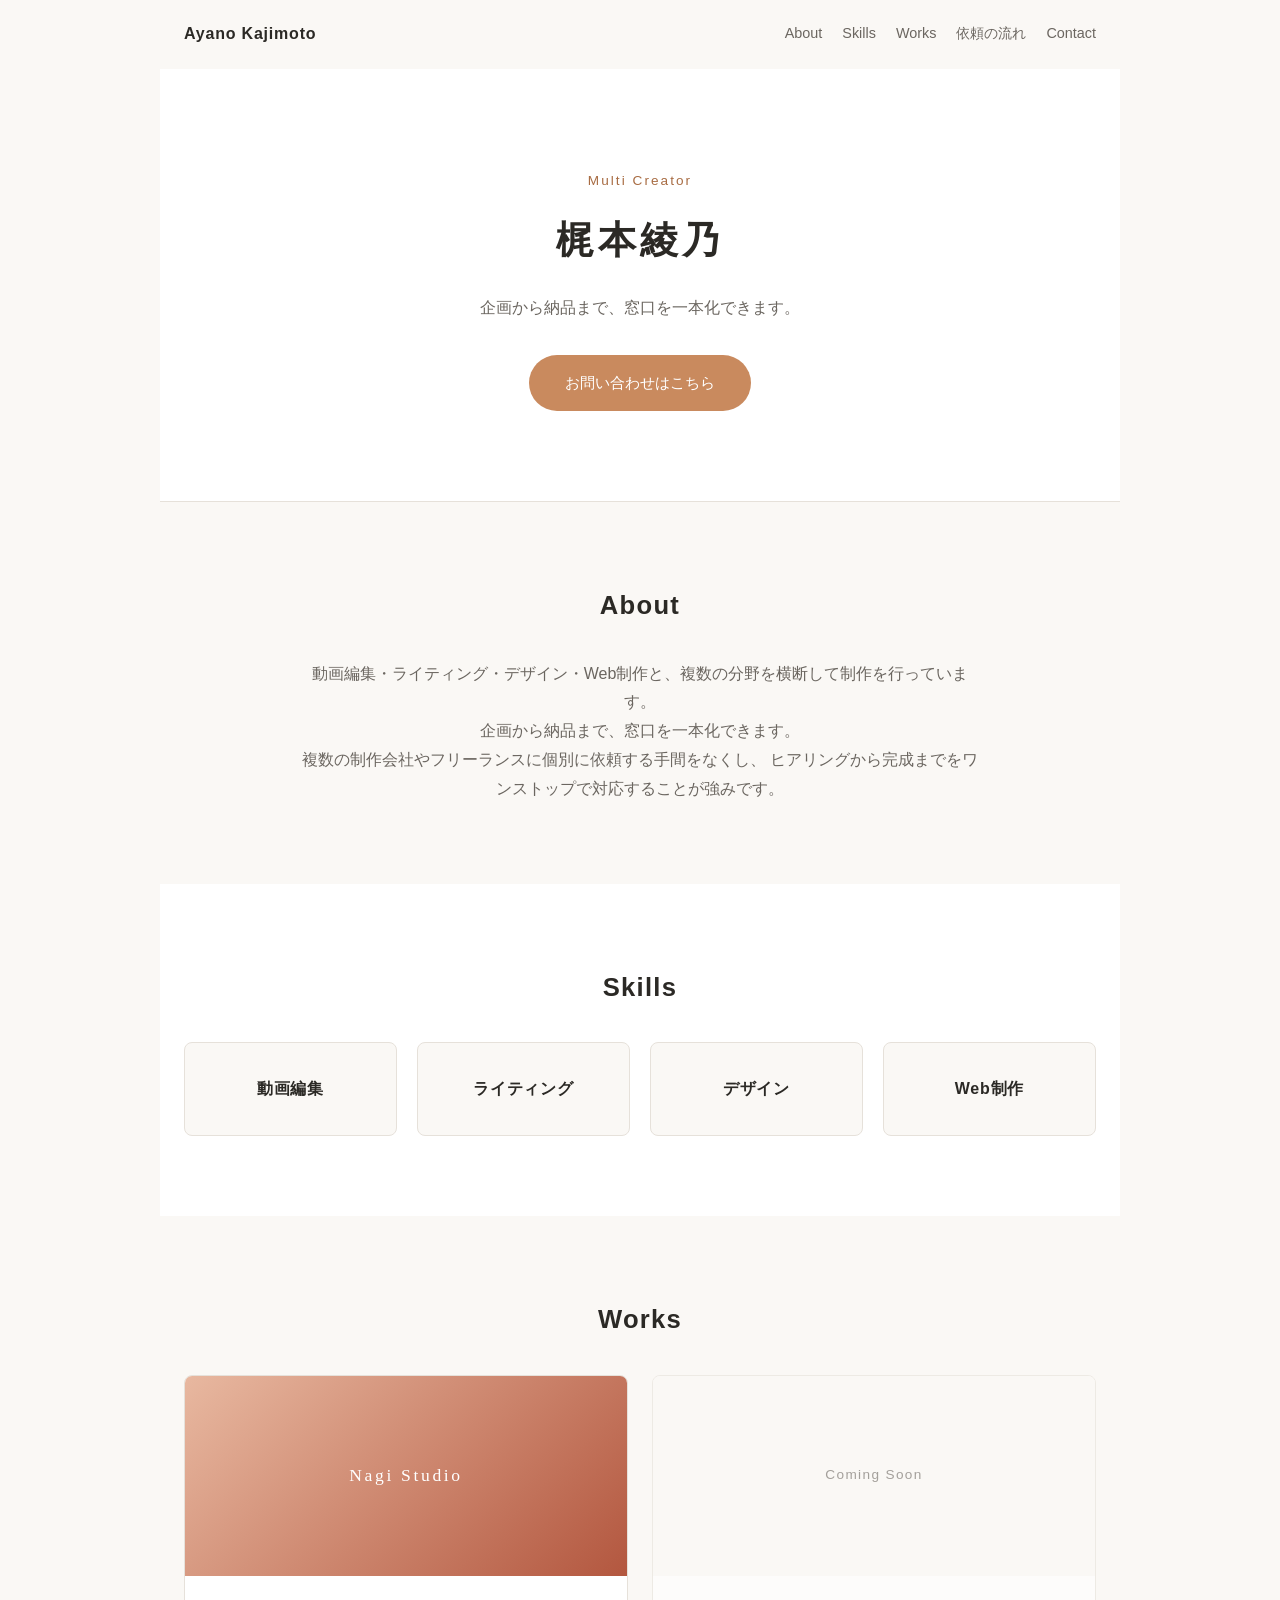
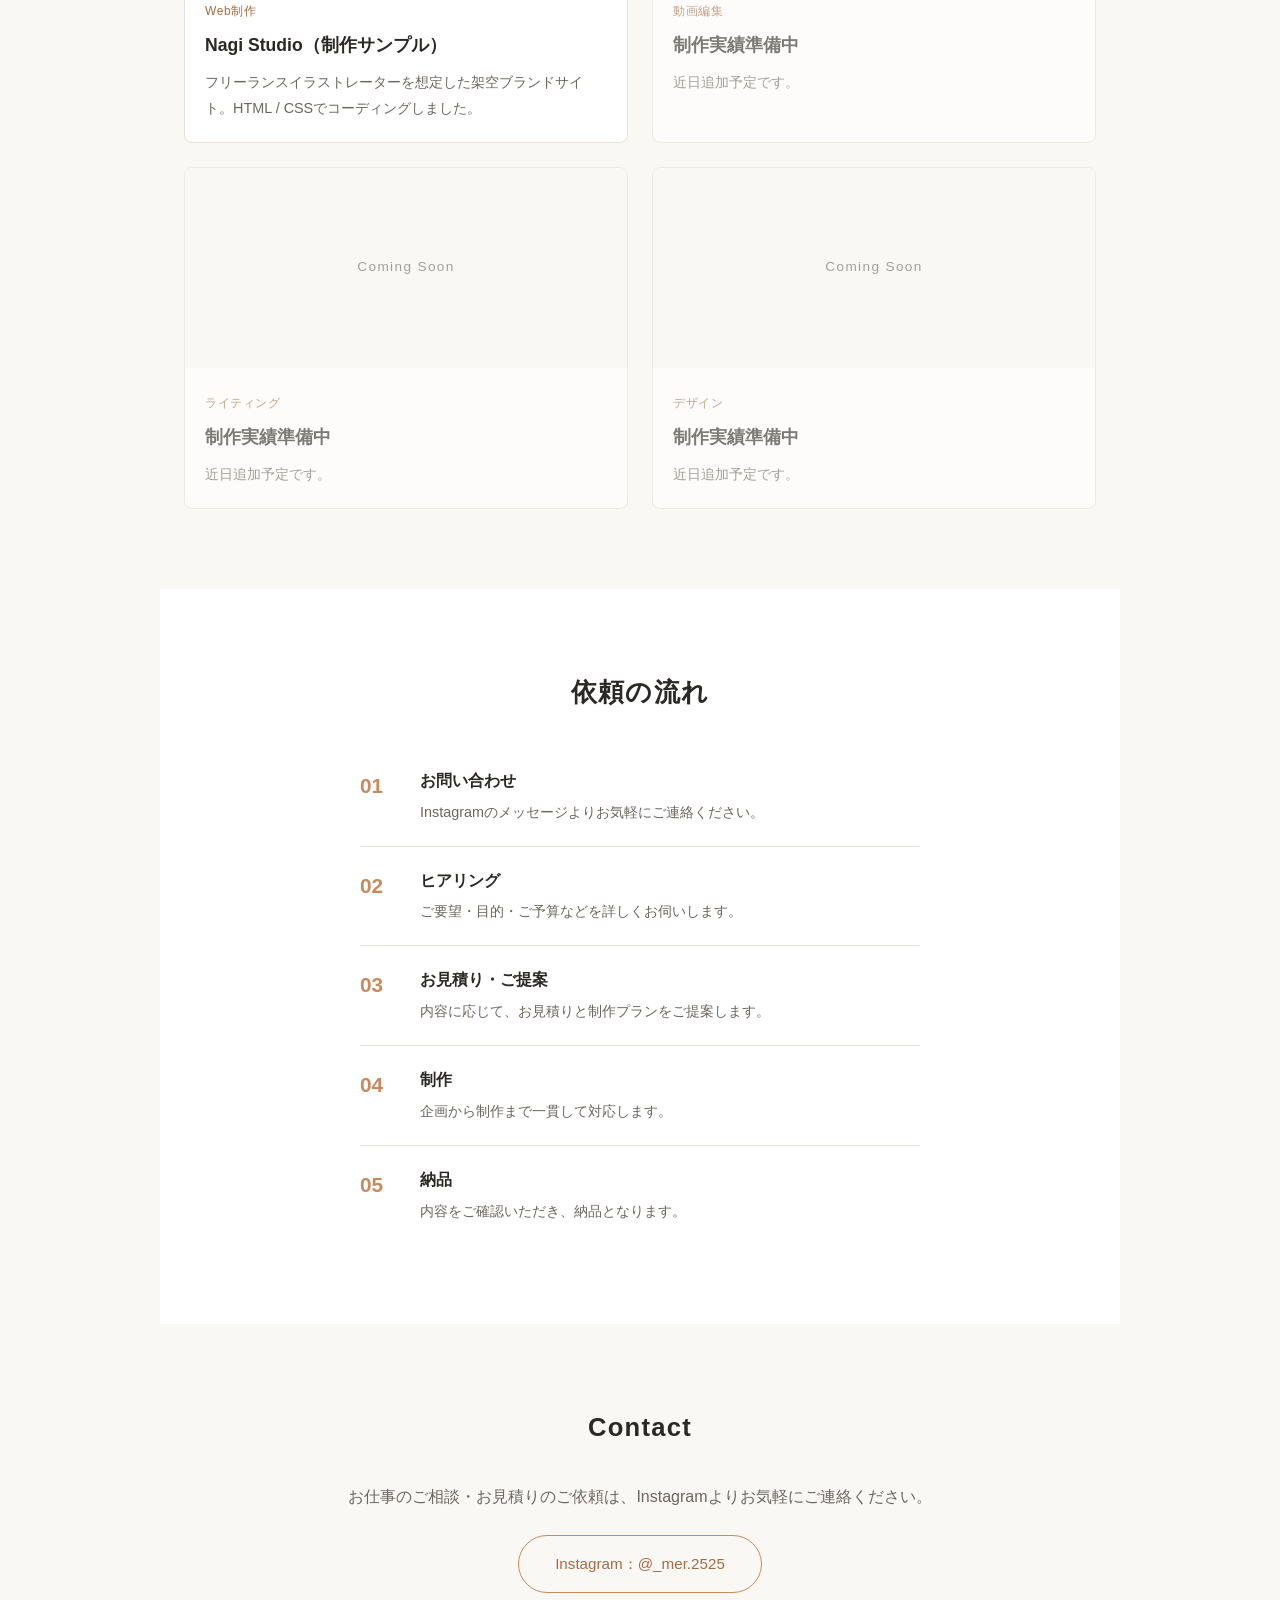
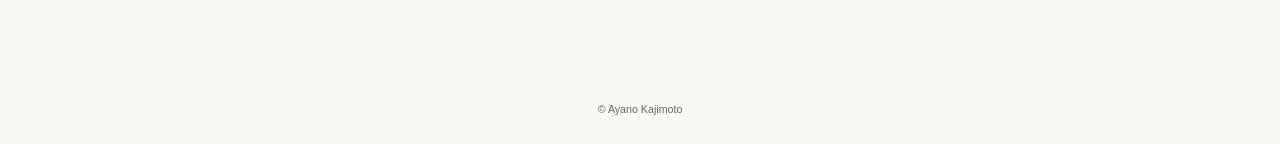
<file: index.html>
<!DOCTYPE html>
<html lang="ja">

<head>
    <meta charset="UTF-8">
    <meta name="viewport" content="width=device-width, initial-scale=1.0">
    <title>梶本綾乃 | マルチクリエイター</title>
    <meta name="description" content="梶本綾乃のポートフォリオサイト。動画編集・ライティング・デザイン・Web制作を、企画から納品まで一人で対応します。">
    <link rel="stylesheet" href="style.css">
</head>

<body>
    <header class="site-header">
        <p class="site-header__name">Ayano Kajimoto</p>
        <nav class="site-header__nav">
            <a href="#about">About</a>
            <a href="#skills">Skills</a>
            <a href="#works">Works</a>
            <a href="#flow">依頼の流れ</a>
            <a href="#contact">Contact</a>
        </nav>
    </header>

    <section class="hero">
        <p class="hero__label">Multi Creator</p>
        <h1 class="hero__title">梶本綾乃</h1>
        <p class="hero__catch">企画から納品まで、窓口を一本化できます。</p>
        <a href="#contact" class="hero__cta">お問い合わせはこちら</a>
    </section>

    <main>
        <section id="about" class="about">
            <h2>About</h2>
            <div class="about__body">
                <p>
                    動画編集・ライティング・デザイン・Web制作と、複数の分野を横断して制作を行っています。<br>
                    企画から納品まで、窓口を一本化できます。<br>
                    複数の制作会社やフリーランスに個別に依頼する手間をなくし、
                    ヒアリングから完成までをワンストップで対応することが強みです。
                </p>
            </div>
        </section>

        <section id="skills" class="skills">
            <h2>Skills</h2>
            <div class="skills__grid">
                <div class="skill-card">
                    <h3>動画編集</h3>
                </div>
                <div class="skill-card">
                    <h3>ライティング</h3>
                </div>
                <div class="skill-card">
                    <h3>デザイン</h3>
                </div>
                <div class="skill-card">
                    <h3>Web制作</h3>
                </div>
            </div>
        </section>

        <section id="works" class="works">
            <h2>Works</h2>
            <div class="works__grid">
                <a class="work-card" href="works/nagi-studio/index.html" target="_blank" rel="noopener">
                    <div class="work-card__thumb work-card__thumb--gradient">Nagi Studio</div>
                    <div class="work-card__body">
                        <span class="work-card__category">Web制作</span>
                        <h3>Nagi Studio（制作サンプル）</h3>
                        <p>フリーランスイラストレーターを想定した架空ブランドサイト。HTML / CSSでコーディングしました。</p>
                    </div>
                </a>

                <div class="work-card work-card--soon">
                    <div class="work-card__thumb work-card__thumb--soon">Coming Soon</div>
                    <div class="work-card__body">
                        <span class="work-card__category">動画編集</span>
                        <h3>制作実績準備中</h3>
                        <p>近日追加予定です。</p>
                    </div>
                </div>

                <div class="work-card work-card--soon">
                    <div class="work-card__thumb work-card__thumb--soon">Coming Soon</div>
                    <div class="work-card__body">
                        <span class="work-card__category">ライティング</span>
                        <h3>制作実績準備中</h3>
                        <p>近日追加予定です。</p>
                    </div>
                </div>

                <div class="work-card work-card--soon">
                    <div class="work-card__thumb work-card__thumb--soon">Coming Soon</div>
                    <div class="work-card__body">
                        <span class="work-card__category">デザイン</span>
                        <h3>制作実績準備中</h3>
                        <p>近日追加予定です。</p>
                    </div>
                </div>
            </div>
        </section>

        <section id="flow" class="flow">
            <h2>依頼の流れ</h2>
            <ol class="flow__list">
                <li>
                    <span class="flow__step">01</span>
                    <div>
                        <h3>お問い合わせ</h3>
                        <p>Instagramのメッセージよりお気軽にご連絡ください。</p>
                    </div>
                </li>
                <li>
                    <span class="flow__step">02</span>
                    <div>
                        <h3>ヒアリング</h3>
                        <p>ご要望・目的・ご予算などを詳しくお伺いします。</p>
                    </div>
                </li>
                <li>
                    <span class="flow__step">03</span>
                    <div>
                        <h3>お見積り・ご提案</h3>
                        <p>内容に応じて、お見積りと制作プランをご提案します。</p>
                    </div>
                </li>
                <li>
                    <span class="flow__step">04</span>
                    <div>
                        <h3>制作</h3>
                        <p>企画から制作まで一貫して対応します。</p>
                    </div>
                </li>
                <li>
                    <span class="flow__step">05</span>
                    <div>
                        <h3>納品</h3>
                        <p>内容をご確認いただき、納品となります。</p>
                    </div>
                </li>
            </ol>
        </section>

        <section id="contact" class="contact">
            <h2>Contact</h2>
            <p>お仕事のご相談・お見積りのご依頼は、Instagramよりお気軽にご連絡ください。</p>
            <a class="contact__link" href="https://www.instagram.com/_mer.2525/?hl=ja" target="_blank" rel="noopener">
                Instagram：@_mer.2525
            </a>
        </section>
    </main>

    <footer class="site-footer">
        <small>&copy; Ayano Kajimoto</small>
    </footer>
</body>

</html>
</file>
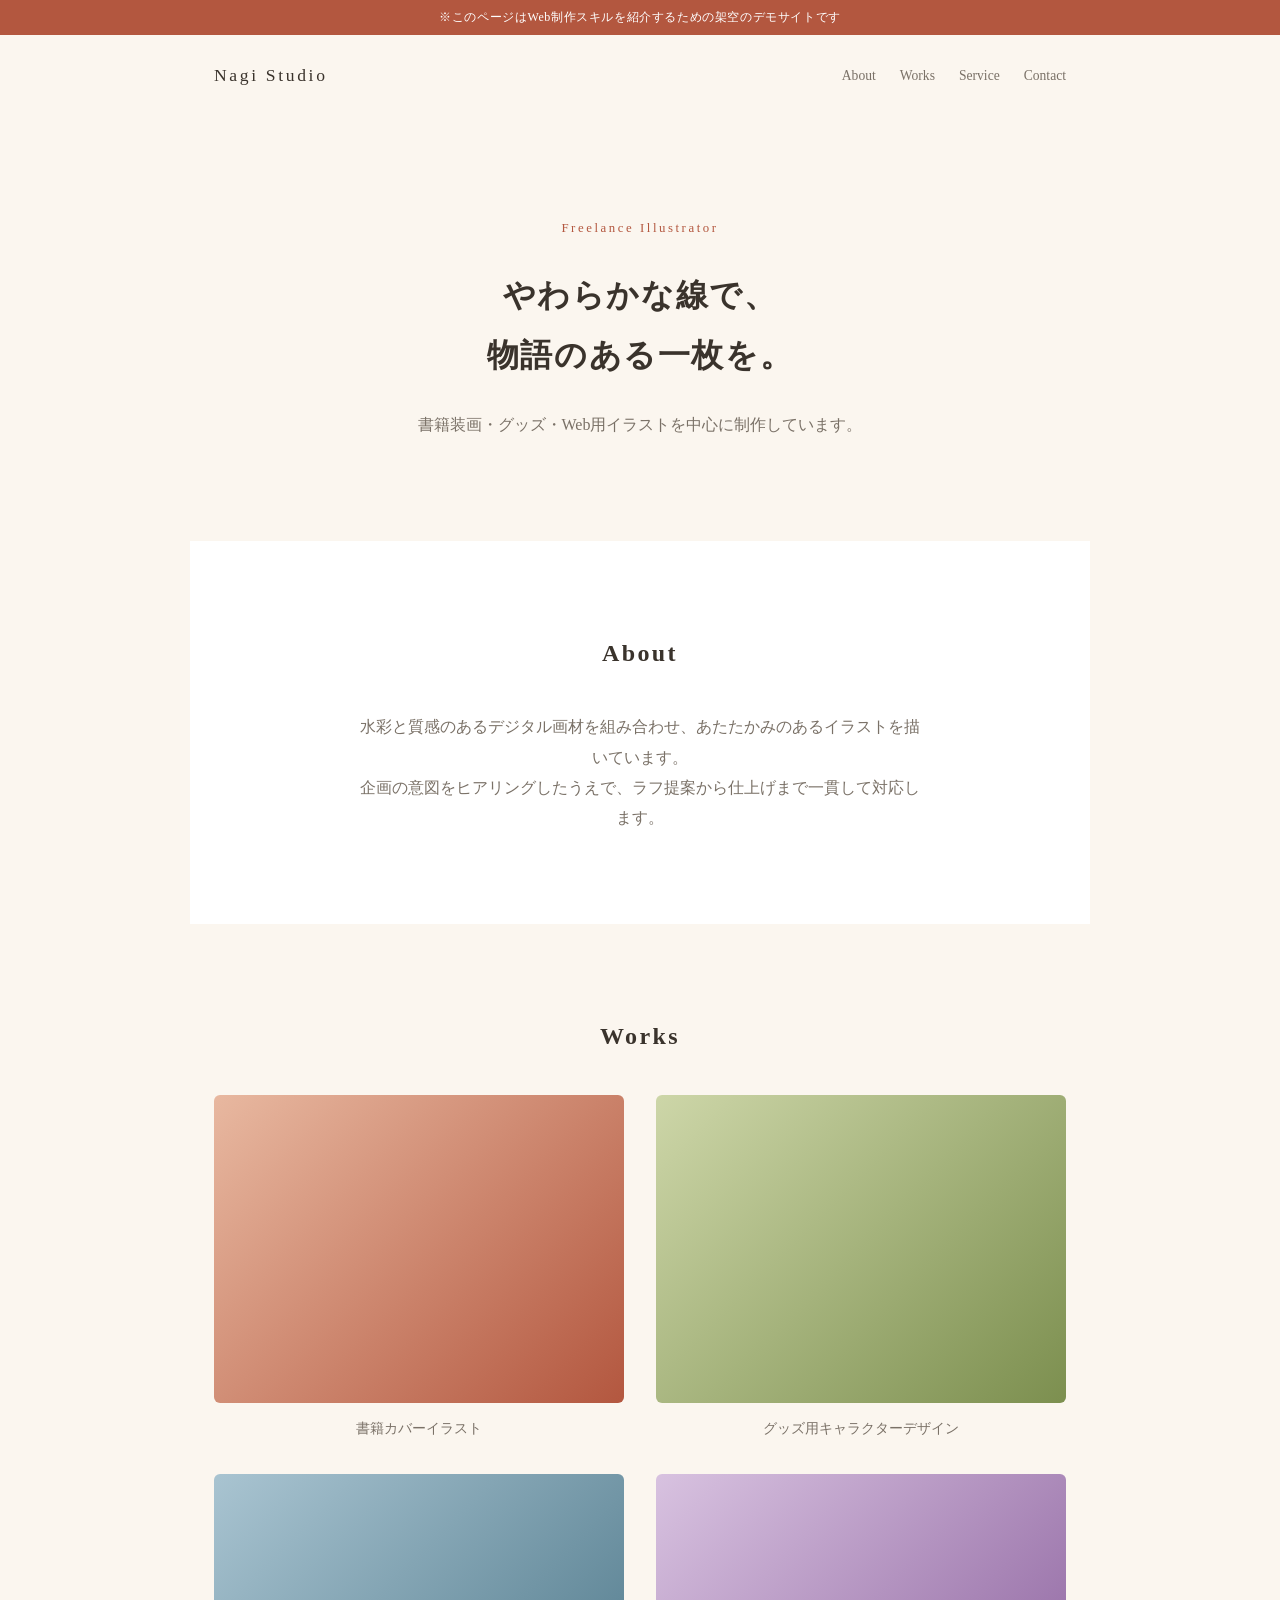
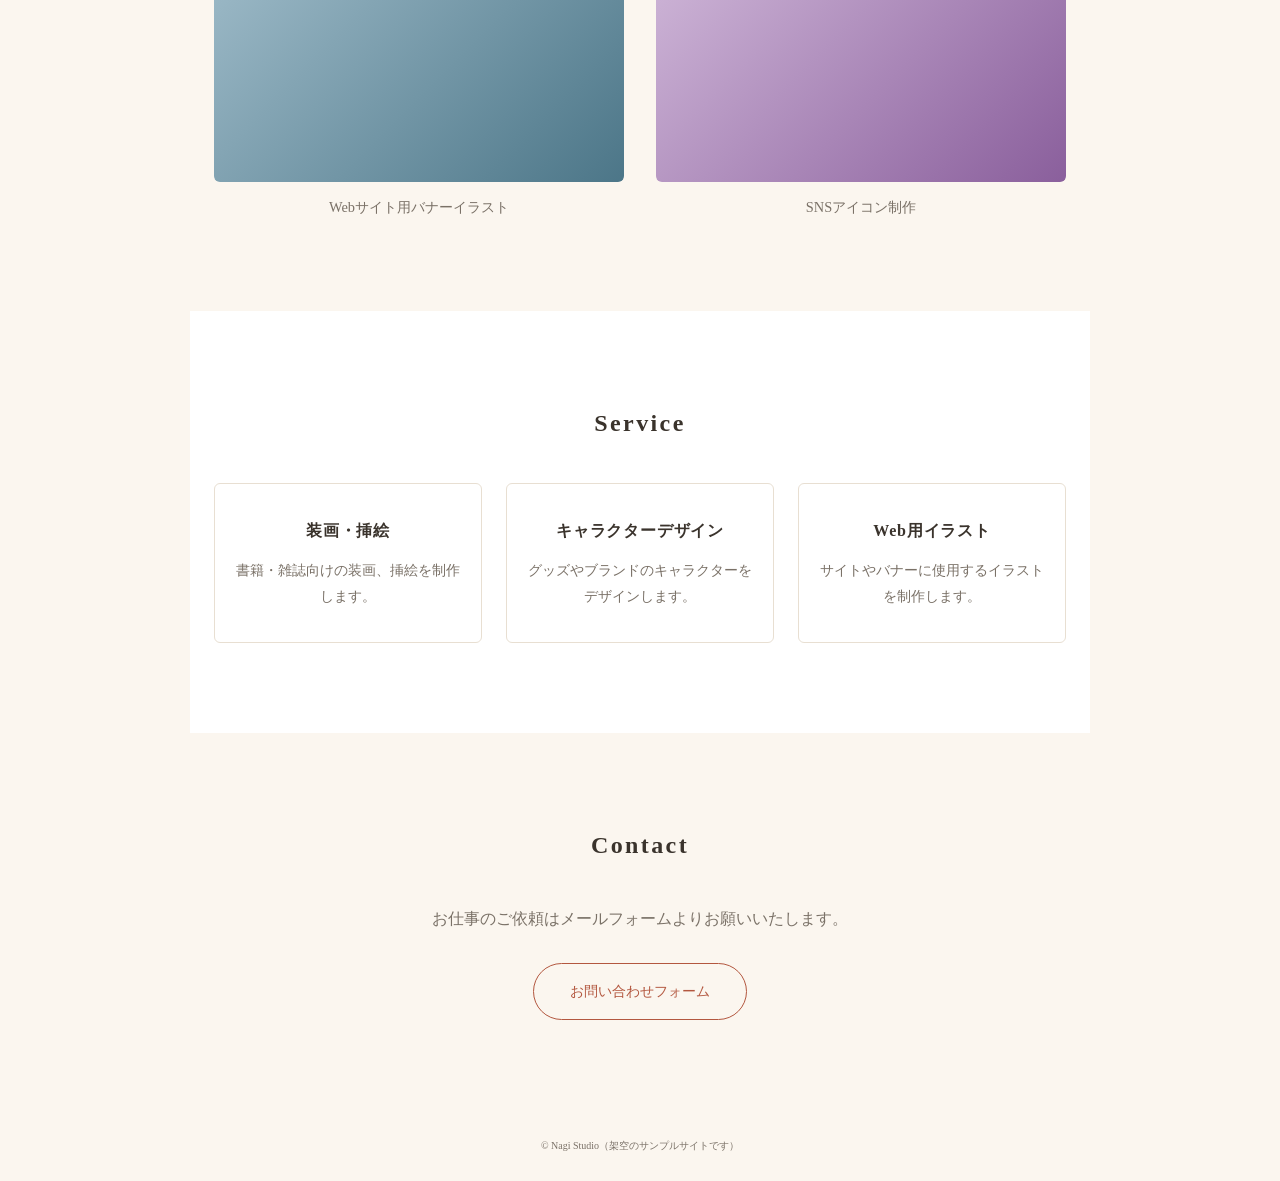
<file: works/nagi-studio/index.html>
<!DOCTYPE html>
<html lang="ja">

<head>
    <meta charset="UTF-8">
    <meta name="viewport" content="width=device-width, initial-scale=1.0">
    <title>Nagi Studio | Freelance Illustrator（制作サンプル）</title>
    <meta name="description" content="フリーランスイラストレーターを想定した架空ブランドサイトの制作サンプルです。">
    <link rel="stylesheet" href="style.css">
</head>

<body>
    <p class="sample-note">※このページはWeb制作スキルを紹介するための架空のデモサイトです</p>

    <header class="ns-header">
        <p class="ns-header__logo">Nagi Studio</p>
        <nav class="ns-header__nav">
            <a href="#about">About</a>
            <a href="#works">Works</a>
            <a href="#service">Service</a>
            <a href="#contact">Contact</a>
        </nav>
    </header>

    <section class="ns-hero">
        <p class="ns-hero__en">Freelance Illustrator</p>
        <h1 class="ns-hero__title">やわらかな線で、<br>物語のある一枚を。</h1>
        <p class="ns-hero__lead">書籍装画・グッズ・Web用イラストを中心に制作しています。</p>
    </section>

    <main>
        <section id="about" class="ns-about">
            <h2>About</h2>
            <p>
                水彩と質感のあるデジタル画材を組み合わせ、あたたかみのあるイラストを描いています。<br>
                企画の意図をヒアリングしたうえで、ラフ提案から仕上げまで一貫して対応します。
            </p>
        </section>

        <section id="works" class="ns-works">
            <h2>Works</h2>
            <div class="ns-works__grid">
                <div class="ns-work-card">
                    <div class="ns-work-card__thumb ns-work-card__thumb--1"></div>
                    <p class="ns-work-card__title">書籍カバーイラスト</p>
                </div>
                <div class="ns-work-card">
                    <div class="ns-work-card__thumb ns-work-card__thumb--2"></div>
                    <p class="ns-work-card__title">グッズ用キャラクターデザイン</p>
                </div>
                <div class="ns-work-card">
                    <div class="ns-work-card__thumb ns-work-card__thumb--3"></div>
                    <p class="ns-work-card__title">Webサイト用バナーイラスト</p>
                </div>
                <div class="ns-work-card">
                    <div class="ns-work-card__thumb ns-work-card__thumb--4"></div>
                    <p class="ns-work-card__title">SNSアイコン制作</p>
                </div>
            </div>
        </section>

        <section id="service" class="ns-service">
            <h2>Service</h2>
            <div class="ns-service__grid">
                <div class="ns-service-card">
                    <h3>装画・挿絵</h3>
                    <p>書籍・雑誌向けの装画、挿絵を制作します。</p>
                </div>
                <div class="ns-service-card">
                    <h3>キャラクターデザイン</h3>
                    <p>グッズやブランドのキャラクターをデザインします。</p>
                </div>
                <div class="ns-service-card">
                    <h3>Web用イラスト</h3>
                    <p>サイトやバナーに使用するイラストを制作します。</p>
                </div>
            </div>
        </section>

        <section id="contact" class="ns-contact">
            <h2>Contact</h2>
            <p>お仕事のご依頼はメールフォームよりお願いいたします。</p>
            <a class="ns-contact__button" href="#">お問い合わせフォーム</a>
        </section>
    </main>

    <footer class="ns-footer">
        <small>&copy; Nagi Studio（架空のサンプルサイトです）</small>
    </footer>
</body>

</html>
</file>
<file: style.css>
@charset "UTF-8";

:root {
    --color-bg: #faf8f5;
    --color-surface: #ffffff;
    --color-text: #2b2925;
    --color-text-muted: #6b6660;
    --color-accent: #c98a5e;
    --color-accent-dark: #a86c43;
    --color-border: #e6e1da;
    --max-width: 960px;
}

* {
    margin: 0;
    padding: 0;
    box-sizing: border-box;
}

body {
    background-color: var(--color-bg);
    color: var(--color-text);
    font-family: "Hiragino Kaku Gothic ProN", "Hiragino Sans", "Yu Gothic", sans-serif;
    line-height: 1.8;
}

a {
    color: inherit;
    text-decoration: none;
}

h2 {
    font-size: 1.6rem;
    margin-bottom: 32px;
    text-align: center;
    letter-spacing: 0.05em;
}

section {
    max-width: var(--max-width);
    margin: 0 auto;
    padding: 80px 24px;
}


/* header */

.site-header {
    display: flex;
    align-items: center;
    justify-content: space-between;
    max-width: var(--max-width);
    margin: 0 auto;
    padding: 20px 24px;
    flex-wrap: wrap;
    gap: 12px;
}

.site-header__name {
    font-weight: bold;
    letter-spacing: 0.05em;
}

.site-header__nav {
    display: flex;
    gap: 20px;
    flex-wrap: wrap;
}

.site-header__nav a {
    font-size: 0.9rem;
    color: var(--color-text-muted);
}

.site-header__nav a:hover {
    color: var(--color-accent-dark);
}


/* hero */

.hero {
    text-align: center;
    padding: 100px 24px 90px;
    background-color: var(--color-surface);
    border-bottom: 1px solid var(--color-border);
}

.hero__label {
    color: var(--color-accent-dark);
    letter-spacing: 0.15em;
    font-size: 0.85rem;
    margin-bottom: 12px;
}

.hero__title {
    font-size: 2.4rem;
    letter-spacing: 0.1em;
    margin-bottom: 20px;
}

.hero__catch {
    color: var(--color-text-muted);
    margin-bottom: 32px;
}

.hero__cta {
    display: inline-block;
    background-color: var(--color-accent);
    color: #fff;
    padding: 14px 36px;
    border-radius: 999px;
    font-size: 0.95rem;
    transition: background-color 0.2s ease;
}

.hero__cta:hover {
    background-color: var(--color-accent-dark);
}


/* about */

.about__body {
    max-width: 680px;
    margin: 0 auto;
    text-align: center;
    color: var(--color-text-muted);
}


/* skills */

.skills {
    background-color: var(--color-surface);
}

.skills__grid {
    display: grid;
    grid-template-columns: repeat(4, 1fr);
    gap: 20px;
}

.skill-card {
    border: 1px solid var(--color-border);
    border-radius: 8px;
    padding: 32px 16px;
    text-align: center;
    background-color: var(--color-bg);
}

.skill-card h3 {
    font-size: 1rem;
    letter-spacing: 0.05em;
}


/* works */

.works__grid {
    display: grid;
    grid-template-columns: repeat(2, 1fr);
    gap: 24px;
}

.work-card {
    display: block;
    border: 1px solid var(--color-border);
    border-radius: 8px;
    overflow: hidden;
    background-color: var(--color-surface);
    transition: box-shadow 0.2s ease, transform 0.2s ease;
}

.work-card:not(.work-card--soon):hover {
    box-shadow: 0 8px 24px rgba(0, 0, 0, 0.08);
    transform: translateY(-2px);
}

.work-card__thumb img {
    width: 100%;
    height: 200px;
    object-fit: cover;
    display: block;
}

.work-card__thumb--gradient {
    height: 200px;
    display: flex;
    align-items: center;
    justify-content: center;
    background: linear-gradient(135deg, #e8b8a0, #b3573f);
    color: #fff;
    font-family: "Hiragino Mincho ProN", "Yu Mincho", serif;
    letter-spacing: 0.15em;
    font-size: 1.1rem;
}

.work-card__thumb--soon {
    height: 200px;
    display: flex;
    align-items: center;
    justify-content: center;
    color: var(--color-text-muted);
    background-color: var(--color-bg);
    letter-spacing: 0.1em;
    font-size: 0.85rem;
}

.work-card--soon {
    opacity: 0.6;
}

.work-card__body {
    padding: 20px;
}

.work-card__category {
    display: inline-block;
    font-size: 0.75rem;
    color: var(--color-accent-dark);
    letter-spacing: 0.05em;
    margin-bottom: 8px;
}

.work-card__body h3 {
    font-size: 1.1rem;
    margin-bottom: 8px;
}

.work-card__body p {
    font-size: 0.9rem;
    color: var(--color-text-muted);
}


/* flow */

.flow {
    background-color: var(--color-surface);
}

.flow__list {
    list-style: none;
    max-width: 560px;
    margin: 0 auto;
}

.flow__list li {
    display: flex;
    align-items: flex-start;
    gap: 20px;
    padding: 20px 0;
    border-bottom: 1px solid var(--color-border);
}

.flow__list li:last-child {
    border-bottom: none;
}

.flow__step {
    font-size: 1.3rem;
    color: var(--color-accent);
    font-weight: bold;
    flex-shrink: 0;
    width: 40px;
}

.flow__list h3 {
    font-size: 1rem;
    margin-bottom: 4px;
}

.flow__list p {
    font-size: 0.9rem;
    color: var(--color-text-muted);
}


/* contact */

.contact {
    text-align: center;
}

.contact p {
    color: var(--color-text-muted);
    margin-bottom: 24px;
}

.contact__link {
    display: inline-block;
    border: 1px solid var(--color-accent);
    color: var(--color-accent-dark);
    padding: 14px 36px;
    border-radius: 999px;
    font-size: 0.95rem;
    transition: background-color 0.2s ease, color 0.2s ease;
}

.contact__link:hover {
    background-color: var(--color-accent);
    color: #fff;
}


/* footer */

.site-footer {
    text-align: center;
    padding: 24px;
    color: var(--color-text-muted);
    font-size: 0.8rem;
}


/* responsive */

@media (max-width: 700px) {
    .skills__grid {
        grid-template-columns: repeat(2, 1fr);
    }

    .works__grid {
        grid-template-columns: 1fr;
    }

    .hero__title {
        font-size: 1.9rem;
    }
}

@media (max-width: 420px) {
    .skills__grid {
        grid-template-columns: 1fr;
    }
}
</file>
<file: works/nagi-studio/style.css>
@charset "UTF-8";

:root {
    --ns-bg: #fbf6ef;
    --ns-surface: #ffffff;
    --ns-text: #3a332c;
    --ns-text-muted: #7a7167;
    --ns-accent: #b3573f;
    --ns-border: #e8dfd2;
    --ns-max-width: 900px;
}

* {
    margin: 0;
    padding: 0;
    box-sizing: border-box;
}

body {
    background-color: var(--ns-bg);
    color: var(--ns-text);
    font-family: "Hiragino Mincho ProN", "Yu Mincho", serif;
    line-height: 1.9;
}

a {
    color: inherit;
    text-decoration: none;
}

h2 {
    font-size: 1.5rem;
    margin-bottom: 36px;
    text-align: center;
    letter-spacing: 0.1em;
}

section {
    max-width: var(--ns-max-width);
    margin: 0 auto;
    padding: 90px 24px;
}


/* sample note */

.sample-note {
    text-align: center;
    background-color: var(--ns-accent);
    color: #fff;
    font-size: 0.75rem;
    padding: 6px;
    letter-spacing: 0.05em;
}


/* header */

.ns-header {
    display: flex;
    align-items: center;
    justify-content: space-between;
    max-width: var(--ns-max-width);
    margin: 0 auto;
    padding: 24px;
    flex-wrap: wrap;
    gap: 12px;
}

.ns-header__logo {
    font-size: 1.1rem;
    letter-spacing: 0.15em;
}

.ns-header__nav {
    display: flex;
    gap: 24px;
}

.ns-header__nav a {
    font-size: 0.85rem;
    color: var(--ns-text-muted);
}

.ns-header__nav a:hover {
    color: var(--ns-accent);
}


/* hero */

.ns-hero {
    text-align: center;
    padding: 100px 24px;
}

.ns-hero__en {
    color: var(--ns-accent);
    letter-spacing: 0.2em;
    font-size: 0.8rem;
    margin-bottom: 24px;
}

.ns-hero__title {
    font-size: 2rem;
    letter-spacing: 0.05em;
    margin-bottom: 24px;
}

.ns-hero__lead {
    color: var(--ns-text-muted);
}


/* about */

.ns-about {
    background-color: var(--ns-surface);
    text-align: center;
}

.ns-about p {
    max-width: 560px;
    margin: 0 auto;
    color: var(--ns-text-muted);
}


/* works */

.ns-works__grid {
    display: grid;
    grid-template-columns: repeat(2, 1fr);
    gap: 32px;
}

.ns-work-card__thumb {
    width: 100%;
    aspect-ratio: 4 / 3;
    border-radius: 6px;
    margin-bottom: 12px;
}

.ns-work-card__thumb--1 {
    background: linear-gradient(135deg, #e8b8a0, #b3573f);
}

.ns-work-card__thumb--2 {
    background: linear-gradient(135deg, #cdd6a8, #7c8f4f);
}

.ns-work-card__thumb--3 {
    background: linear-gradient(135deg, #a9c4d1, #4c7688);
}

.ns-work-card__thumb--4 {
    background: linear-gradient(135deg, #d8c2e0, #8a5f9c);
}

.ns-work-card__title {
    font-size: 0.9rem;
    color: var(--ns-text-muted);
    text-align: center;
}


/* service */

.ns-service {
    background-color: var(--ns-surface);
}

.ns-service__grid {
    display: grid;
    grid-template-columns: repeat(3, 1fr);
    gap: 24px;
}

.ns-service-card {
    text-align: center;
    padding: 32px 16px;
    border: 1px solid var(--ns-border);
    border-radius: 6px;
}

.ns-service-card h3 {
    font-size: 1rem;
    margin-bottom: 12px;
    letter-spacing: 0.05em;
}

.ns-service-card p {
    font-size: 0.85rem;
    color: var(--ns-text-muted);
}


/* contact */

.ns-contact {
    text-align: center;
}

.ns-contact p {
    color: var(--ns-text-muted);
    margin-bottom: 28px;
}

.ns-contact__button {
    display: inline-block;
    border: 1px solid var(--ns-accent);
    color: var(--ns-accent);
    padding: 14px 36px;
    border-radius: 999px;
    font-size: 0.9rem;
    transition: background-color 0.2s ease, color 0.2s ease;
}

.ns-contact__button:hover {
    background-color: var(--ns-accent);
    color: #fff;
}


/* footer */

.ns-footer {
    text-align: center;
    padding: 24px;
    color: var(--ns-text-muted);
    font-size: 0.75rem;
}


/* responsive */

@media (max-width: 640px) {
    .ns-works__grid {
        grid-template-columns: 1fr;
    }

    .ns-service__grid {
        grid-template-columns: 1fr;
    }

    .ns-hero__title {
        font-size: 1.6rem;
    }
}
</file>
